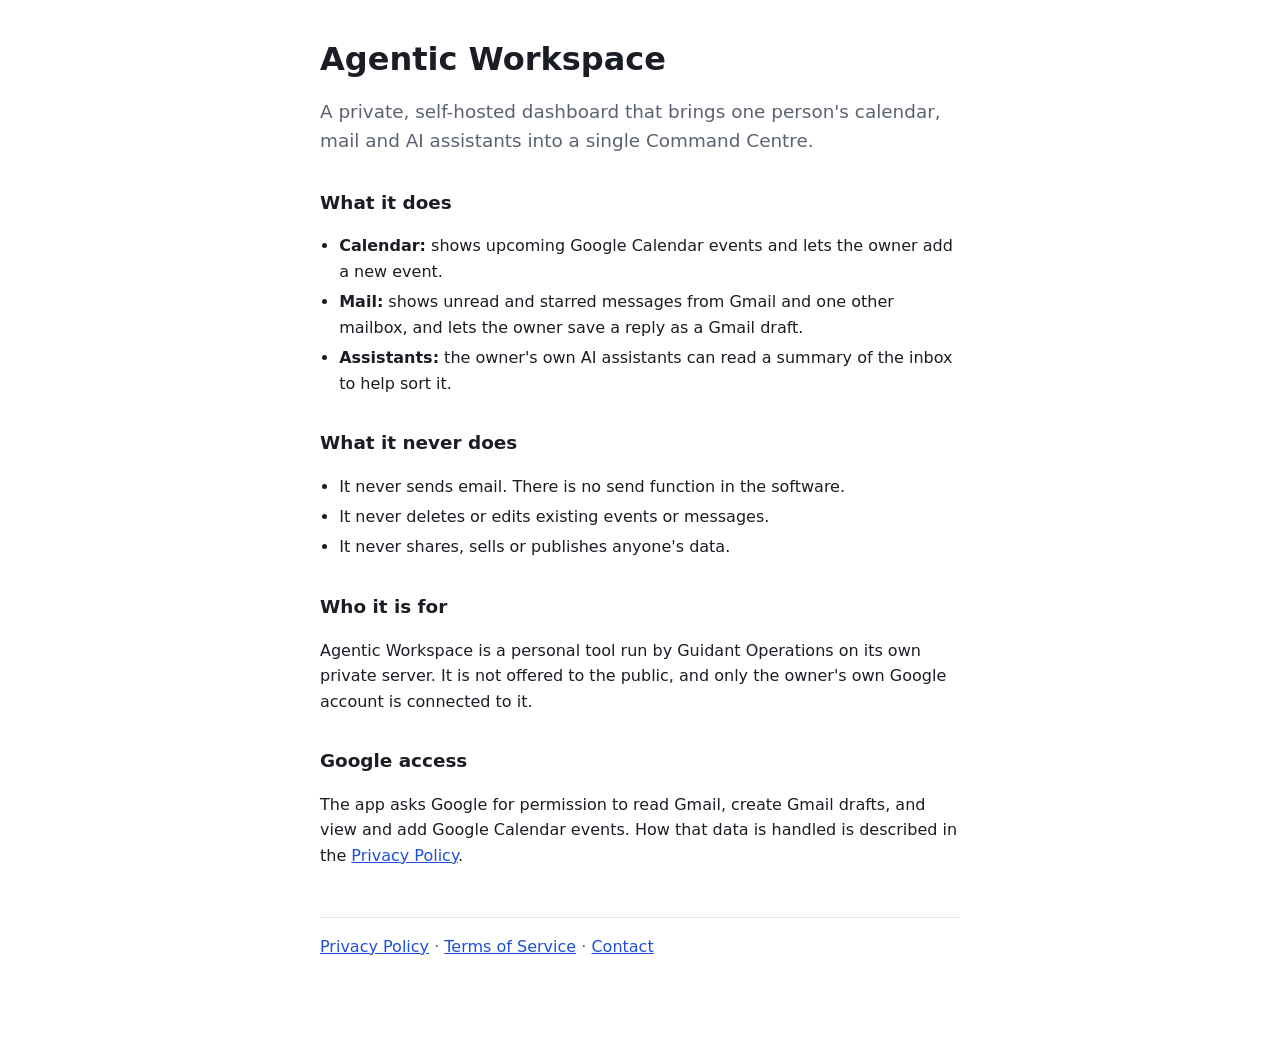
<file: index.html>
<!doctype html>
<html lang="en">
<head>
<meta charset="utf-8">
<meta name="viewport" content="width=device-width, initial-scale=1">
<title>Agentic Workspace</title>
<meta name="description" content="Agentic Workspace is a private, self-hosted dashboard for one person: calendar, mail and AI agents in one place.">
<link rel="stylesheet" href="style.css">
</head>
<body>
<main>
  <h1>Agentic Workspace</h1>
  <p class="lede">A private, self-hosted dashboard that brings one person's calendar, mail and AI assistants into a single Command Centre.</p>

  <h2>What it does</h2>
  <ul>
    <li><strong>Calendar:</strong> shows upcoming Google Calendar events and lets the owner add a new event.</li>
    <li><strong>Mail:</strong> shows unread and starred messages from Gmail and one other mailbox, and lets the owner save a reply as a Gmail draft.</li>
    <li><strong>Assistants:</strong> the owner's own AI assistants can read a summary of the inbox to help sort it.</li>
  </ul>

  <h2>What it never does</h2>
  <ul>
    <li>It never sends email. There is no send function in the software.</li>
    <li>It never deletes or edits existing events or messages.</li>
    <li>It never shares, sells or publishes anyone's data.</li>
  </ul>

  <h2>Who it is for</h2>
  <p>Agentic Workspace is a personal tool run by Guidant Operations on its own private server. It is not offered to the public, and only the owner's own Google account is connected to it.</p>

  <h2>Google access</h2>
  <p>The app asks Google for permission to read Gmail, create Gmail drafts, and view and add Google Calendar events. How that data is handled is described in the <a href="privacy.html">Privacy Policy</a>.</p>

  <p class="links"><a href="privacy.html">Privacy Policy</a> · <a href="terms.html">Terms of Service</a> · <a href="mailto:hello@guidantoperations.tech">Contact</a></p>
</main>
</body>
</html>
</file>
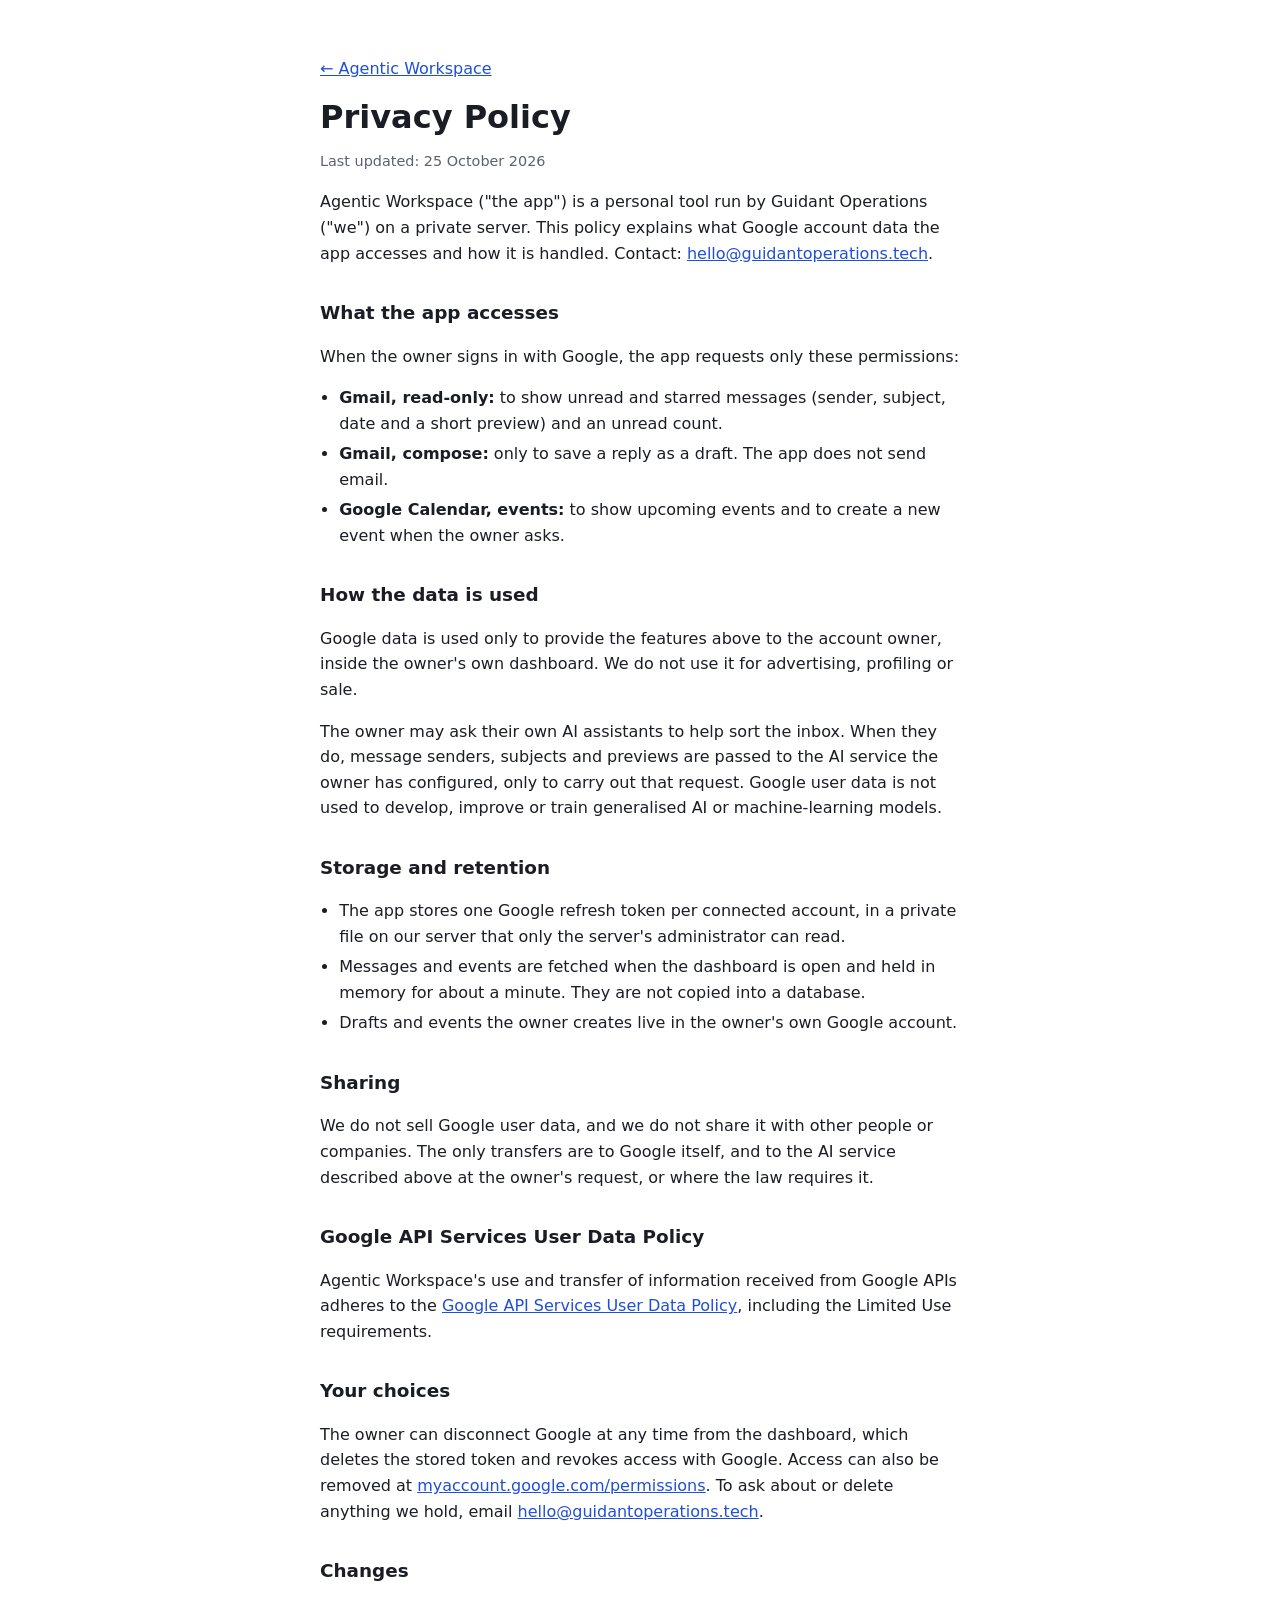
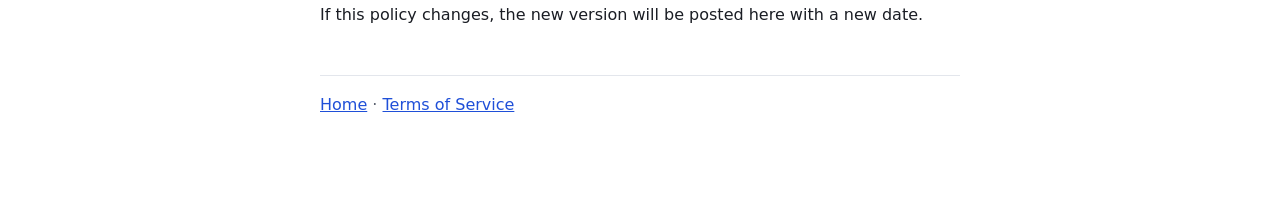
<file: privacy.html>
<!doctype html>
<html lang="en">
<head>
<meta charset="utf-8">
<meta name="viewport" content="width=device-width, initial-scale=1">
<title>Privacy Policy · Agentic Workspace</title>
<meta name="description" content="How Agentic Workspace handles Google account data.">
<link rel="stylesheet" href="style.css">
</head>
<body>
<main>
  <p><a href="./">← Agentic Workspace</a></p>
  <h1>Privacy Policy</h1>
  <p class="meta">Last updated: 25 October 2026</p>

  <p>Agentic Workspace ("the app") is a personal tool run by Guidant Operations ("we") on a private server. This policy explains what Google account data the app accesses and how it is handled. Contact: <a href="mailto:hello@guidantoperations.tech">hello@guidantoperations.tech</a>.</p>

  <h2>What the app accesses</h2>
  <p>When the owner signs in with Google, the app requests only these permissions:</p>
  <ul>
    <li><strong>Gmail, read-only:</strong> to show unread and starred messages (sender, subject, date and a short preview) and an unread count.</li>
    <li><strong>Gmail, compose:</strong> only to save a reply as a draft. The app does not send email.</li>
    <li><strong>Google Calendar, events:</strong> to show upcoming events and to create a new event when the owner asks.</li>
  </ul>

  <h2>How the data is used</h2>
  <p>Google data is used only to provide the features above to the account owner, inside the owner's own dashboard. We do not use it for advertising, profiling or sale.</p>
  <p>The owner may ask their own AI assistants to help sort the inbox. When they do, message senders, subjects and previews are passed to the AI service the owner has configured, only to carry out that request. Google user data is not used to develop, improve or train generalised AI or machine-learning models.</p>

  <h2>Storage and retention</h2>
  <ul>
    <li>The app stores one Google refresh token per connected account, in a private file on our server that only the server's administrator can read.</li>
    <li>Messages and events are fetched when the dashboard is open and held in memory for about a minute. They are not copied into a database.</li>
    <li>Drafts and events the owner creates live in the owner's own Google account.</li>
  </ul>

  <h2>Sharing</h2>
  <p>We do not sell Google user data, and we do not share it with other people or companies. The only transfers are to Google itself, and to the AI service described above at the owner's request, or where the law requires it.</p>

  <h2>Google API Services User Data Policy</h2>
  <p>Agentic Workspace's use and transfer of information received from Google APIs adheres to the <a href="https://developers.google.com/terms/api-services-user-data-policy">Google API Services User Data Policy</a>, including the Limited Use requirements.</p>

  <h2>Your choices</h2>
  <p>The owner can disconnect Google at any time from the dashboard, which deletes the stored token and revokes access with Google. Access can also be removed at <a href="https://myaccount.google.com/permissions">myaccount.google.com/permissions</a>. To ask about or delete anything we hold, email <a href="mailto:hello@guidantoperations.tech">hello@guidantoperations.tech</a>.</p>

  <h2>Changes</h2>
  <p>If this policy changes, the new version will be posted here with a new date.</p>

  <p class="links"><a href="./">Home</a> · <a href="terms.html">Terms of Service</a></p>
</main>
</body>
</html>
</file>
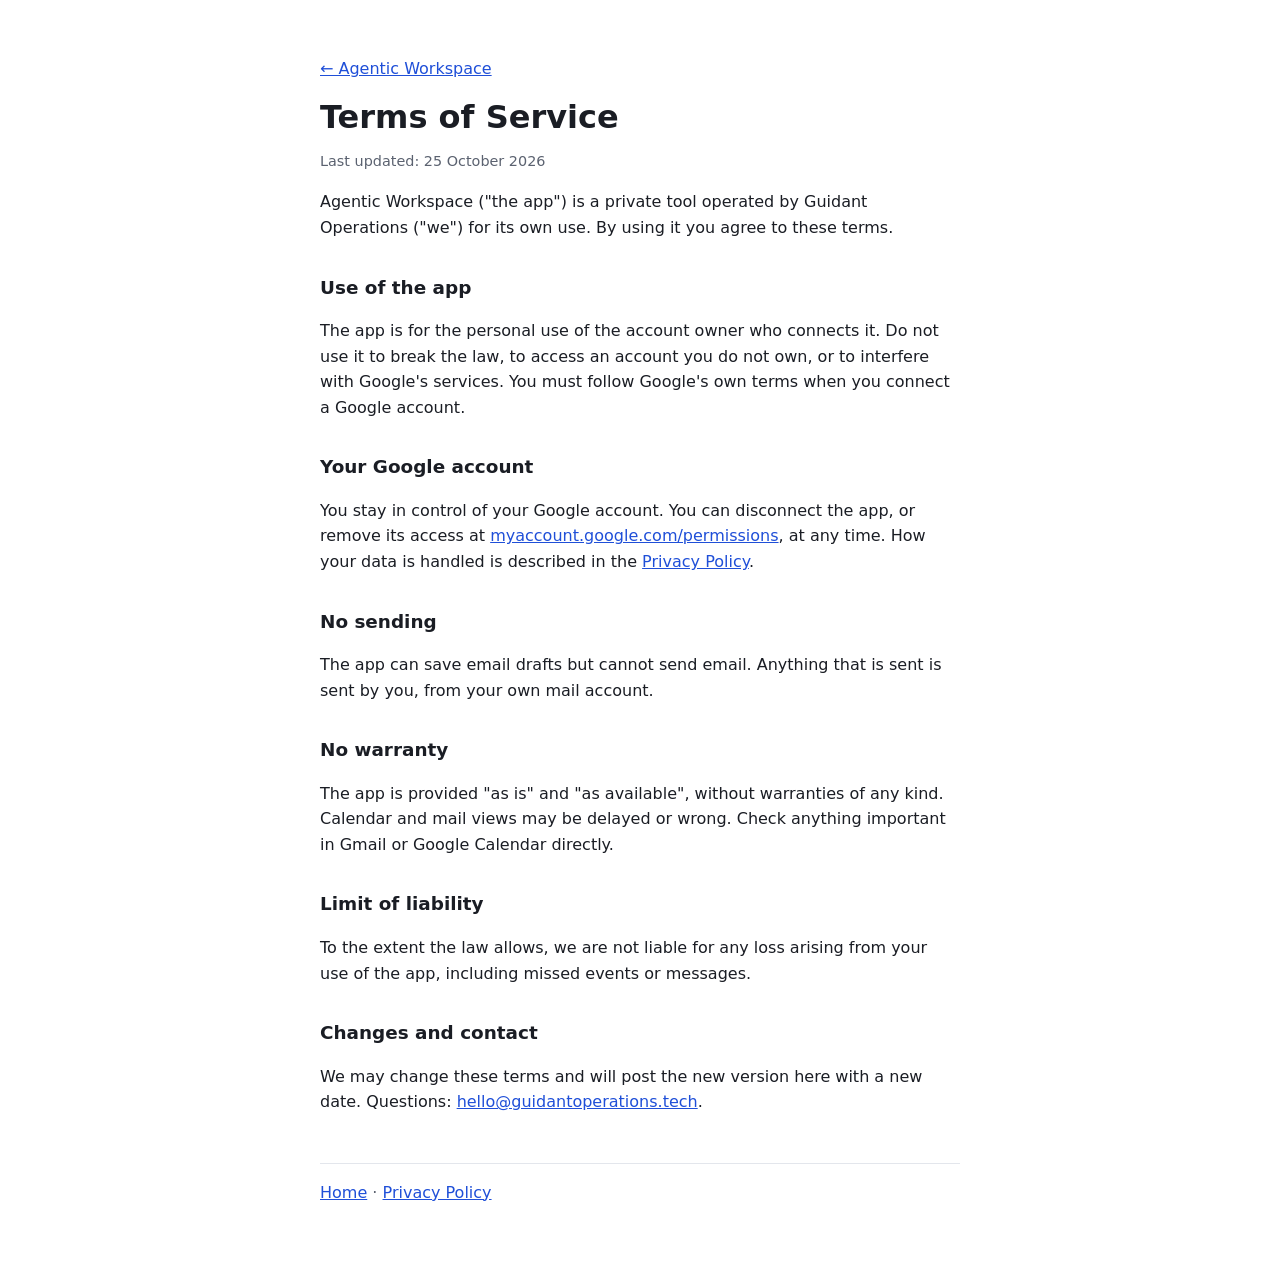
<file: terms.html>
<!doctype html>
<html lang="en">
<head>
<meta charset="utf-8">
<meta name="viewport" content="width=device-width, initial-scale=1">
<title>Terms of Service · Agentic Workspace</title>
<meta name="description" content="Terms for using Agentic Workspace.">
<link rel="stylesheet" href="style.css">
</head>
<body>
<main>
  <p><a href="./">← Agentic Workspace</a></p>
  <h1>Terms of Service</h1>
  <p class="meta">Last updated: 25 October 2026</p>

  <p>Agentic Workspace ("the app") is a private tool operated by Guidant Operations ("we") for its own use. By using it you agree to these terms.</p>

  <h2>Use of the app</h2>
  <p>The app is for the personal use of the account owner who connects it. Do not use it to break the law, to access an account you do not own, or to interfere with Google's services. You must follow Google's own terms when you connect a Google account.</p>

  <h2>Your Google account</h2>
  <p>You stay in control of your Google account. You can disconnect the app, or remove its access at <a href="https://myaccount.google.com/permissions">myaccount.google.com/permissions</a>, at any time. How your data is handled is described in the <a href="privacy.html">Privacy Policy</a>.</p>

  <h2>No sending</h2>
  <p>The app can save email drafts but cannot send email. Anything that is sent is sent by you, from your own mail account.</p>

  <h2>No warranty</h2>
  <p>The app is provided "as is" and "as available", without warranties of any kind. Calendar and mail views may be delayed or wrong. Check anything important in Gmail or Google Calendar directly.</p>

  <h2>Limit of liability</h2>
  <p>To the extent the law allows, we are not liable for any loss arising from your use of the app, including missed events or messages.</p>

  <h2>Changes and contact</h2>
  <p>We may change these terms and will post the new version here with a new date. Questions: <a href="mailto:hello@guidantoperations.tech">hello@guidantoperations.tech</a>.</p>

  <p class="links"><a href="./">Home</a> · <a href="privacy.html">Privacy Policy</a></p>
</main>
</body>
</html>
</file>
<file: style.css>
:root { --bg: #ffffff; --fg: #1a1d24; --muted: #5b6270; --link: #1f4fd8; --rule: #e3e6ec; }
@media (prefers-color-scheme: dark) {
  :root { --bg: #14161b; --fg: #e8eaf0; --muted: #9aa1ae; --link: #8fb0ff; --rule: #2a2e37; }
}
* { box-sizing: border-box; }
body { margin: 0; background: var(--bg); color: var(--fg); font: 16px/1.6 system-ui, -apple-system, "Segoe UI", Roboto, sans-serif; }
main { max-width: 42rem; margin: 0 auto; padding: 2.5rem 1rem 4rem; }
h1 { font-size: 2rem; line-height: 1.2; margin: 0 0 .5rem; }
h2 { font-size: 1.15rem; margin: 2rem 0 .5rem; }
.lede { font-size: 1.15rem; color: var(--muted); }
.meta { color: var(--muted); font-size: .9rem; }
a { color: var(--link); }
ul { padding-left: 1.2rem; }
li { margin: .3rem 0; }
.links { margin-top: 3rem; padding-top: 1rem; border-top: 1px solid var(--rule); color: var(--muted); }
</file>
